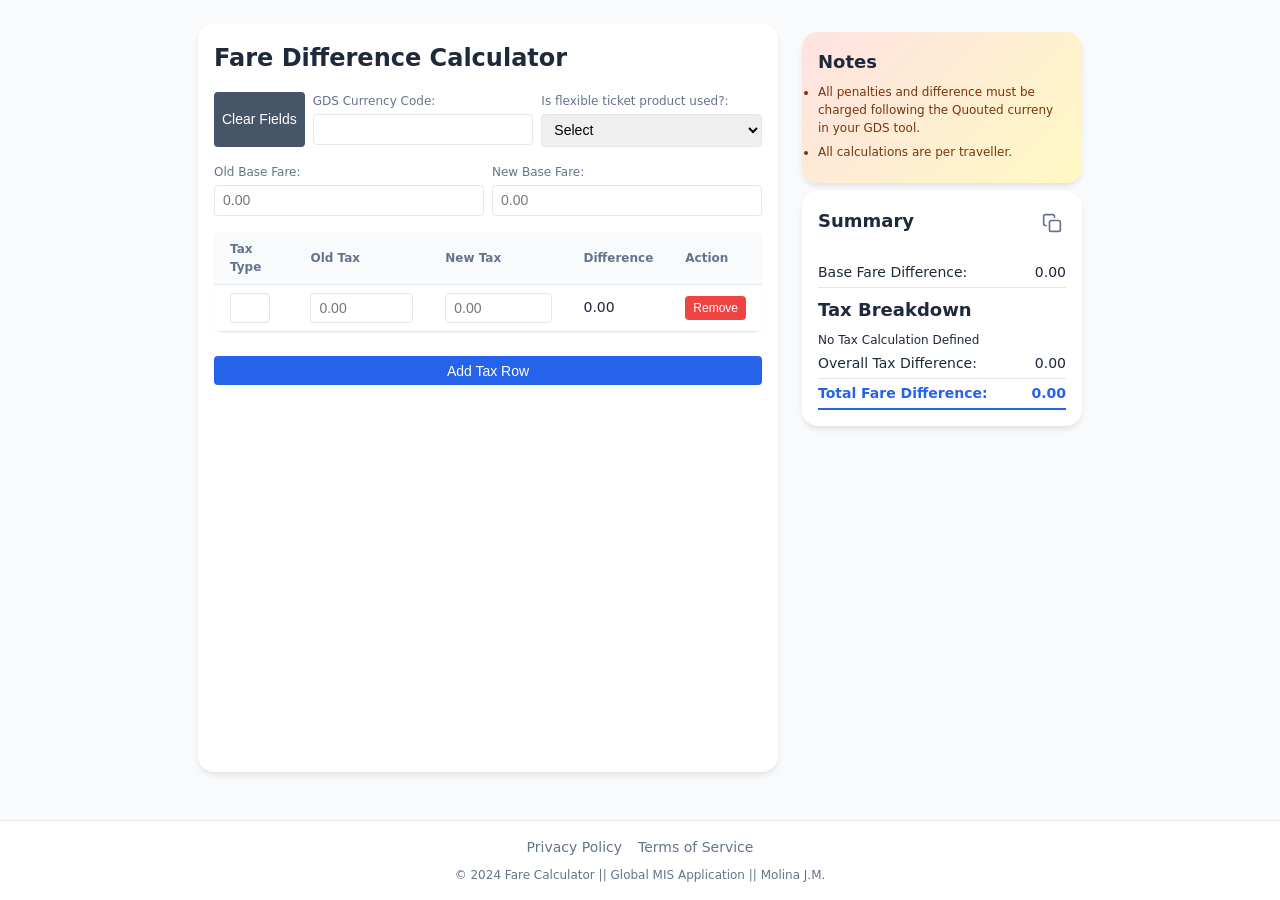
<file: index.html>
<!DOCTYPE html>
<html lang="en">
<head>
    <meta charset="UTF-8">
    <meta name="viewport" content="width=device-width, initial-scale=1.0">
    <meta name="google-adsense-account" content="ca-pub-6978764838614552">
    <title>Fare Difference Calculator</title>
    <link rel="stylesheet" href="styles.css">
    <script async src="https://pagead2.googlesyndication.com/pagead/js/adsbygoogle.js?client=ca-pub-6978764838614552"
     crossorigin="anonymous">
    </script>
</head>
<body>
    <div class="page-wrapper">
        <!-- Left Ad Space -->
        <div class="ad-space-left">
            <div>
                <!-- Mark's ads -->
                <script async src="https://pagead2.googlesyndication.com/pagead/js/adsbygoogle.js?client=ca-pub-6978764838614552"
                    crossorigin="anonymous">
                </script>
                <!-- Sidebar Skyscraper -->
                <ins class="adsbygoogle"
                    style="display:inline-block;width:160px;height:600px"
                    data-ad-client="ca-pub-6978764838614552"
                    data-ad-slot="1292927956">
                </ins>
                <script>
                    (adsbygoogle = window.adsbygoogle || []).push({});
                </script>
            </div>
        </div>
        
        <!-- Start Main Content -->
        <div class="container">
            <div class="main-content" role="main">
                <h1>Fare Difference Calculator</h1>
                
                <div class="controls">
                    <button class="clear-fields-button" id="clear-fields-button">Clear Fields</button>
                    <div class="input-group">
                        <label for="gdscurrency">GDS Currency Code:</label>
                        <input type="text" id="gdscurrency" placeholder="" maxlength="3" pattern="[A-Za-z]{1,3}" required>
                    </div>
                     <div class="input-group">
                        <label for="flexibilitySelect">Is flexible ticket product used?:</label>
                        <select id="flexibilitySelect">
                            <option value="Select">Select</option>
                            <option value="Yes">Yes</option>
                            <option value="No">No</option>
                        </select>
                    </div>
                </div>
                <div class="controls">
                   <div class="input-group" id="airlinePenaltyRow" style="display: none;">
                        <label for="airlinePenalty">Airline Penalty:</label>
                        <input type="number" id="airlinePenalty" placeholder="0.00" min="0" step="0.01">
                    </div>
                    <div class="input-group" id="serviceFeeRow" style="display: none;">
                        <label for="serviceFee">Service Fee:</label>
                        <input type="number" id="serviceFee" placeholder="0.00" min="0" step="0.01">
                    </div>
                    <div class="input-group" id="serviceFeeCurrencyRow" style="display: none;">
                        <label for="serviceFee">Service Fee Currency:</label>
                        <input type="text" id="serviceFeeCurrency" placeholder="" maxlength="3" pattern="[A-Za-z]{1,3}" required>
                    </div>
                     <div class="input-group">
                        <label for="baseOldFare">Old Base Fare:</label>
                        <input type="number" id="baseOldFare" placeholder="0.00" min="0" step="0.01">
                    </div>
                    <div class="input-group">
                        <label for="baseNewFare">New Base Fare:</label>
                        <input type="number" id="baseNewFare" placeholder="0.00" min="0" step="0.01">
                    </div>
                </div>
                <div class="table-container">
                    <table>
                        <thead>
                            <tr>
                                <th>Tax Type</th>
                                <th>Old Tax</th>
                                <th>New Tax</th>
                                <th>Difference</th>
                                <th>Action</th>
                            </tr>
                        </thead>
                        <tbody id="taxTableBody">
                            <tr id="taxRow1">
                                <td><input type="text" id="taxType1" maxlength="2" class="tax-type"></td>
                                <td><input type="number" id="oldFare1" placeholder="0.00" min="0" step="0.01"></td>
                                <td><input type="number" id="newFare1" placeholder="0.00" min="0" step="0.01"></td>
                                <td id="taxDiff1" class="currency">0.00</td>
                                <td><button class="remove-tax-button" onclick="removeTaxRow(1)">Remove</button></td>
                            </tr>
                        </tbody>
                    </table>
                </div>
                <button class="add-tax-button" id="addTaxButton" onclick="addTaxRow()">Add Tax Row</button>
                <div id="maxTaxAlert" class="alert" style="display: none;">
                    Maximum number of tax rows reached.
                </div>
            </div>
            <div class="side-panel">
                <div class="notes">
                    <h3>Notes</h3>
                    <ul>
                        <li>All penalties and difference must be charged following the Quouted curreny in your GDS tool.</li>
                        <li>All calculations are per traveller.</li>
                    </ul>
                </div>
                <div class="summary">
                    <div class="summary-header">
                        <h2>Summary</h2>
                        <button class="copy-button" id="copyButton" onclick="handleCopy()">
                            <svg xmlns="http://www.w3.org/2000/svg" width="20" height="20" viewBox="0 0 24 24" fill="none" stroke="currentColor" stroke-width="2" stroke-linecap="round" stroke-linejoin="round">
                                <rect x="9" y="9" width="13" height="13" rx="2" ry="2"></rect>
                                <path d="M5 15H4a2 2 0 0 1-2-2V4a2 2 0 0 1 2-2h9a2 2 0 0 1 2 2v1"></path>
                            </svg>
                        </button>
                    </div>
                    <div class="summary-item" style="display: none;">
                        <span>Base Fare Difference:</span>
                        <span class="currency" id="totalBaseFare">0.00</span>
                    </div>
                    <div class="summary-item">
                        <span>Base Fare Difference:</span>
                        <span class="currency" id="totalBaseFareshow">0.00</span>
                    </div>
                    <div class="summary-item" id="Penaltysummary" style="display: none;">
                        <span>Airline Penalty:</span>
                        <span class="currency" id="Penaltysummary">0.00</span>
                    </div>
                    <div class="tax-breakdown">
                        <h3>Tax Breakdown</h3>
                        <div class="tax-list"></div>
                    </div>
                    <div class="summary-item">
                        <span>Overall Tax Difference:</span>
                        <span class="currency" id="taxDifference">0.00</span>
                    </div>
                    <div class="summary-item total">
                        <span>Total Fare Difference:</span>
                        <span class="currency" id="totalFareDiff">0.00</span>
                    </div>
                    <div class="summary-item total" id="Servicefeesummary" style="display: none;">
                        <span>Service Fee:</span>
                        <span class="currency" id="Servicefeesummary">0.00</span>
                    </div>
                </div>
            </div>
        </div>
        
        <!-- Right Ad Space -->
        <div class="ad-space-right">
            <div>
                <!-- Mark's ads -->
                <script async src="https://pagead2.googlesyndication.com/pagead/js/adsbygoogle.js?client=ca-pub-6978764838614552"
                    crossorigin="anonymous">
                </script>
                <!-- Sidebar Skyscraper -->
                <ins class="adsbygoogle"
                    style="display:inline-block;width:160px;height:600px"
                    data-ad-client="ca-pub-6978764838614552"
                    data-ad-slot="1292927956">
                </ins>
                <script>
                    (adsbygoogle = window.adsbygoogle || []).push({});
                </script>
            </div>
        </div>
    </div>
    
    <footer>
        <div class="footer-links">
            <a href="privacy-policy.html">Privacy Policy</a>
            <a href="terms-and-condition.html">Terms of Service</a>
        </div>
        <div class="footer-copyright">
            © 2024 Fare Calculator || Global MIS Application || Molina J.M.
        </div>
    </footer>
    <script src="script.js"></script>
</body>
</html>
</file>
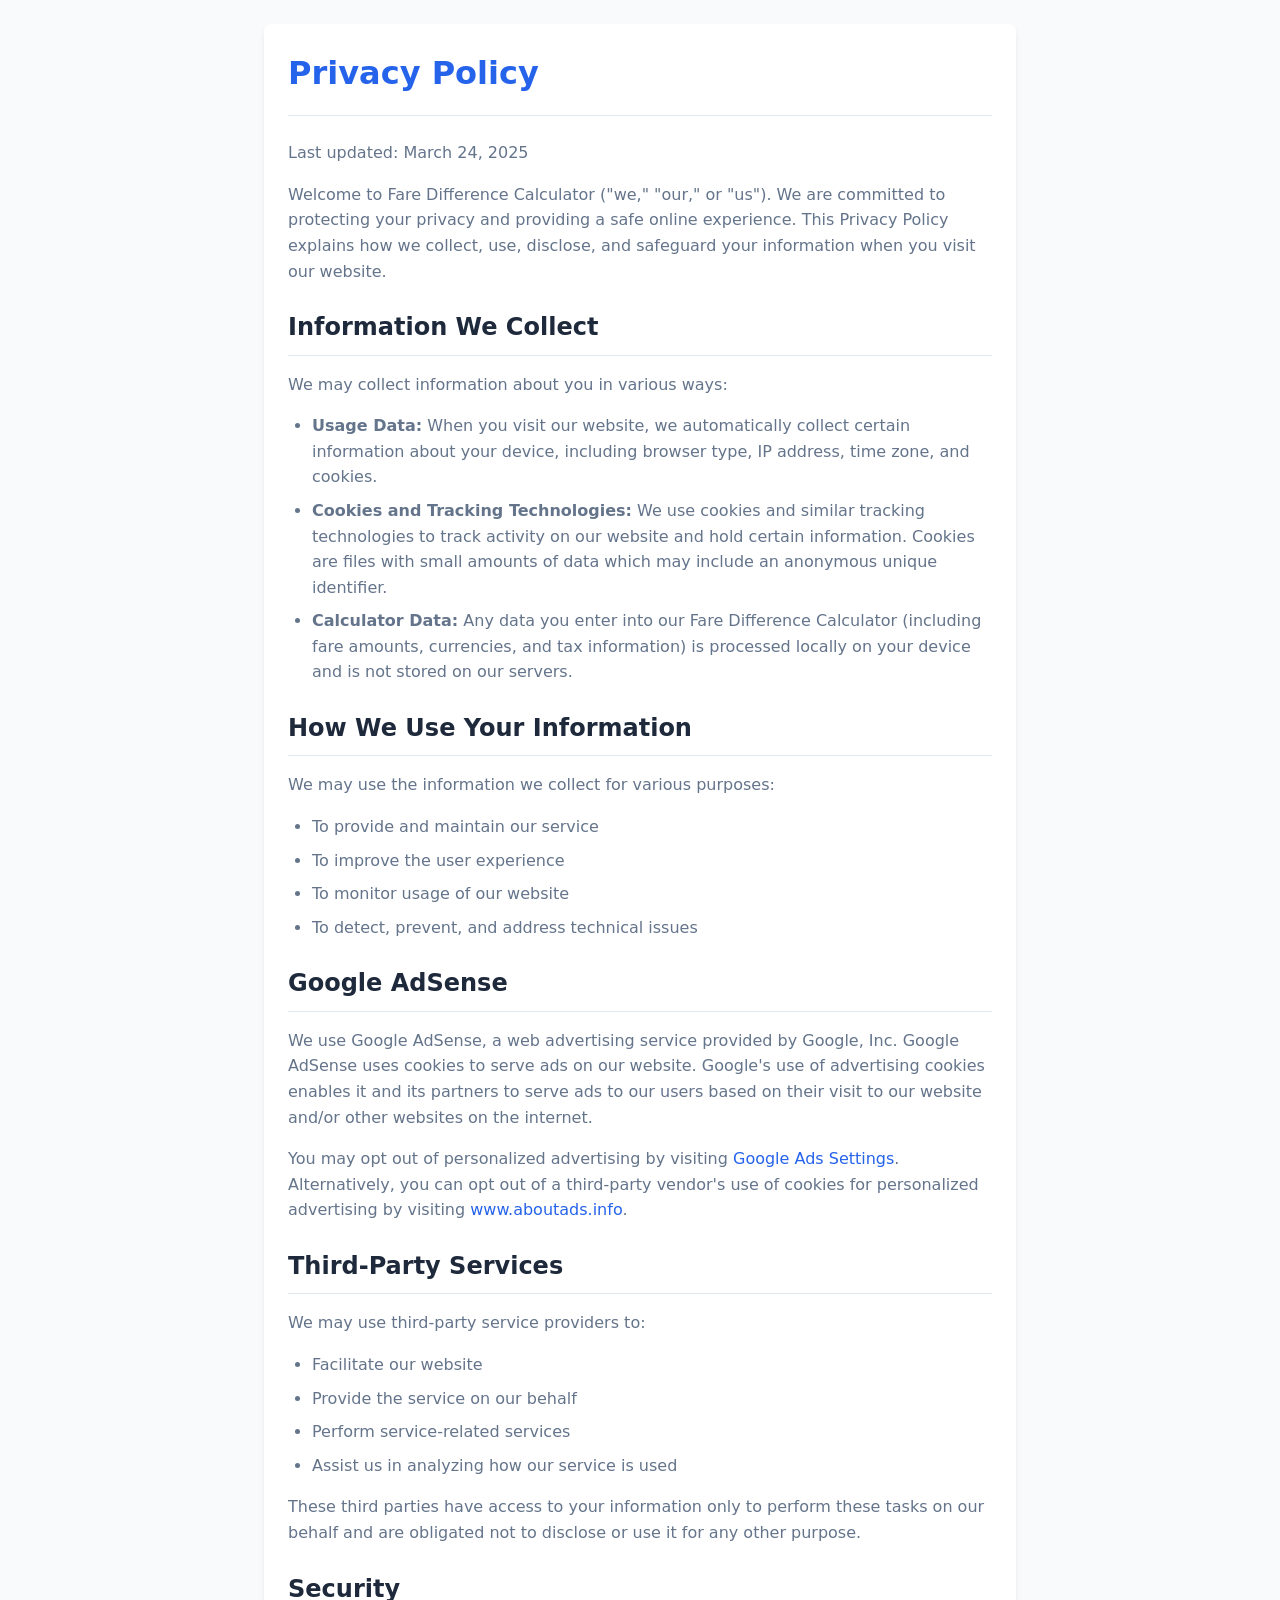
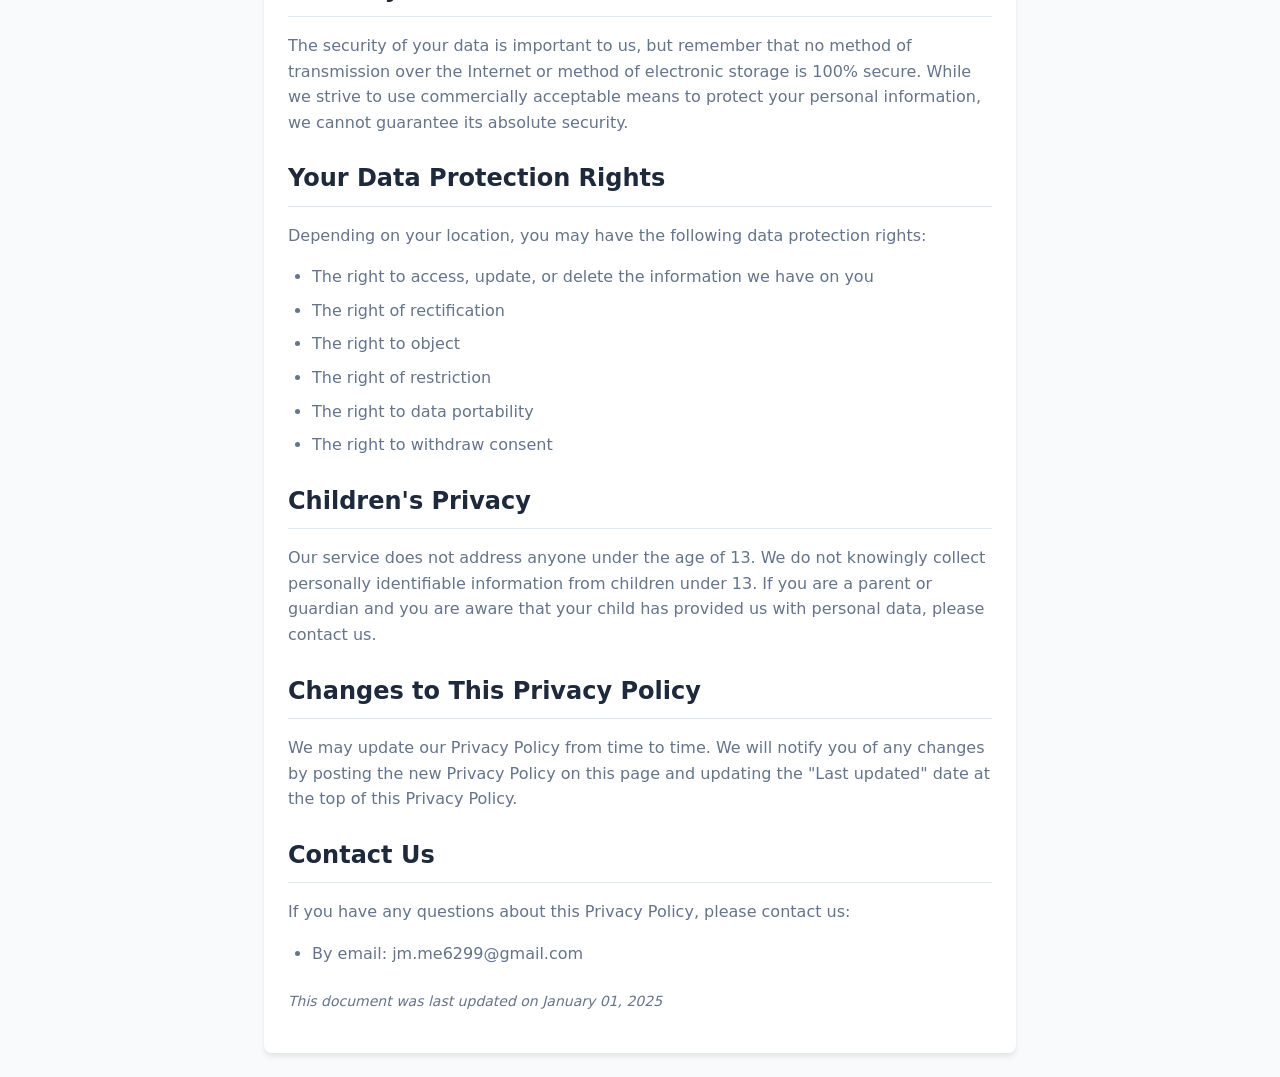
<file: privacy-policy.html>
<!DOCTYPE html>
<html lang="en">
<head>
    <meta charset="UTF-8">
    <meta name="viewport" content="width=device-width, initial-scale=1.0">
    <meta name="google-adsense-account" content="ca-pub-6978764838614552">
    <title>Privacy Policy - Fare Difference Calculator</title>
    <script async src="https://pagead2.googlesyndication.com/pagead/js/adsbygoogle.js?client=ca-pub-6978764838614552"
     crossorigin="anonymous">
    </script>
    <style>
        :root {
            --primary-color: #2563eb;
            --text-primary: #1e293b;
            --text-secondary: #64748b;
            --background-primary: #ffffff;
            --background-secondary: #f8fafc;
            --border-color: #e2e8f0;
            --spacing-md: 1rem;
            --spacing-lg: 1.5rem;
            --border-radius-md: 0.5rem;
        }
        
        * {
            margin: 0;
            padding: 0;
            box-sizing: border-box;
        }
        
        body {
            font-family: 'Inter', system-ui, -apple-system, sans-serif;
            color: var(--text-primary);
            line-height: 1.6;
            background-color: var(--background-secondary);
            max-width: 800px;
            margin: 0 auto;
            padding: var(--spacing-lg);
        }
        
        .container {
            background-color: var(--background-primary);
            padding: var(--spacing-lg);
            border-radius: var(--border-radius-md);
            box-shadow: 0 4px 6px -1px rgba(0, 0, 0, 0.1);
        }
        
        h1 {
            color: var(--primary-color);
            font-size: 2rem;
            margin-bottom: var(--spacing-lg);
            padding-bottom: var(--spacing-md);
            border-bottom: 1px solid var(--border-color);
        }
        
        h2 {
            color: var(--text-primary);
            font-size: 1.5rem;
            margin-top: var(--spacing-lg);
            margin-bottom: var(--spacing-md);
            padding-bottom: 0.5rem;
            border-bottom: 1px solid var(--border-color);
        }
        
        p, ul {
            margin-bottom: var(--spacing-md);
            color: var(--text-secondary);
        }
        
        ul {
            padding-left: var(--spacing-lg);
        }
        
        li {
            margin-bottom: 0.5rem;
        }
        
        .last-updated {
            font-style: italic;
            margin-top: var(--spacing-lg);
            font-size: 0.875rem;
            color: var(--text-secondary);
        }
        
        a {
            color: var(--primary-color);
            text-decoration: none;
        }
        
        a:hover {
            text-decoration: underline;
        }
    </style>
</head>
<body>
    <div class="container">
        <h1>Privacy Policy</h1>
        
        <p>Last updated: March 24, 2025</p>
        
        <p>Welcome to Fare Difference Calculator ("we," "our," or "us"). We are committed to protecting your privacy and providing a safe online experience. This Privacy Policy explains how we collect, use, disclose, and safeguard your information when you visit our website.</p>
        
        <h2>Information We Collect</h2>
        
        <p>We may collect information about you in various ways:</p>
        
        <ul>
            <li><strong>Usage Data:</strong> When you visit our website, we automatically collect certain information about your device, including browser type, IP address, time zone, and cookies.</li>
            <li><strong>Cookies and Tracking Technologies:</strong> We use cookies and similar tracking technologies to track activity on our website and hold certain information. Cookies are files with small amounts of data which may include an anonymous unique identifier.</li>
            <li><strong>Calculator Data:</strong> Any data you enter into our Fare Difference Calculator (including fare amounts, currencies, and tax information) is processed locally on your device and is not stored on our servers.</li>
        </ul>
        
        <h2>How We Use Your Information</h2>
        
        <p>We may use the information we collect for various purposes:</p>
        
        <ul>
            <li>To provide and maintain our service</li>
            <li>To improve the user experience</li>
            <li>To monitor usage of our website</li>
            <li>To detect, prevent, and address technical issues</li>
        </ul>
        
        <h2>Google AdSense</h2>
        
        <p>We use Google AdSense, a web advertising service provided by Google, Inc. Google AdSense uses cookies to serve ads on our website. Google's use of advertising cookies enables it and its partners to serve ads to our users based on their visit to our website and/or other websites on the internet.</p>
        
        <p>You may opt out of personalized advertising by visiting <a href="https://www.google.com/settings/ads" target="_blank">Google Ads Settings</a>. Alternatively, you can opt out of a third-party vendor's use of cookies for personalized advertising by visiting <a href="http://www.aboutads.info/choices/" target="_blank">www.aboutads.info</a>.</p>
        
        <h2>Third-Party Services</h2>
        
        <p>We may use third-party service providers to:</p>
        
        <ul>
            <li>Facilitate our website</li>
            <li>Provide the service on our behalf</li>
            <li>Perform service-related services</li>
            <li>Assist us in analyzing how our service is used</li>
        </ul>
        
        <p>These third parties have access to your information only to perform these tasks on our behalf and are obligated not to disclose or use it for any other purpose.</p>
        
        <h2>Security</h2>
        
        <p>The security of your data is important to us, but remember that no method of transmission over the Internet or method of electronic storage is 100% secure. While we strive to use commercially acceptable means to protect your personal information, we cannot guarantee its absolute security.</p>
        
        <h2>Your Data Protection Rights</h2>
        
        <p>Depending on your location, you may have the following data protection rights:</p>
        
        <ul>
            <li>The right to access, update, or delete the information we have on you</li>
            <li>The right of rectification</li>
            <li>The right to object</li>
            <li>The right of restriction</li>
            <li>The right to data portability</li>
            <li>The right to withdraw consent</li>
        </ul>
        
        <h2>Children's Privacy</h2>
        
        <p>Our service does not address anyone under the age of 13. We do not knowingly collect personally identifiable information from children under 13. If you are a parent or guardian and you are aware that your child has provided us with personal data, please contact us.</p>
        
        <h2>Changes to This Privacy Policy</h2>
        
        <p>We may update our Privacy Policy from time to time. We will notify you of any changes by posting the new Privacy Policy on this page and updating the "Last updated" date at the top of this Privacy Policy.</p>
        
        <h2>Contact Us</h2>
        
        <p>If you have any questions about this Privacy Policy, please contact us:</p>
        
        <ul>
            <li>By email: jm.me6299@gmail.com</li>
        </ul>
        
        <p class="last-updated">This document was last updated on January 01, 2025</p>
    </div>
</body>
</html>
</file>
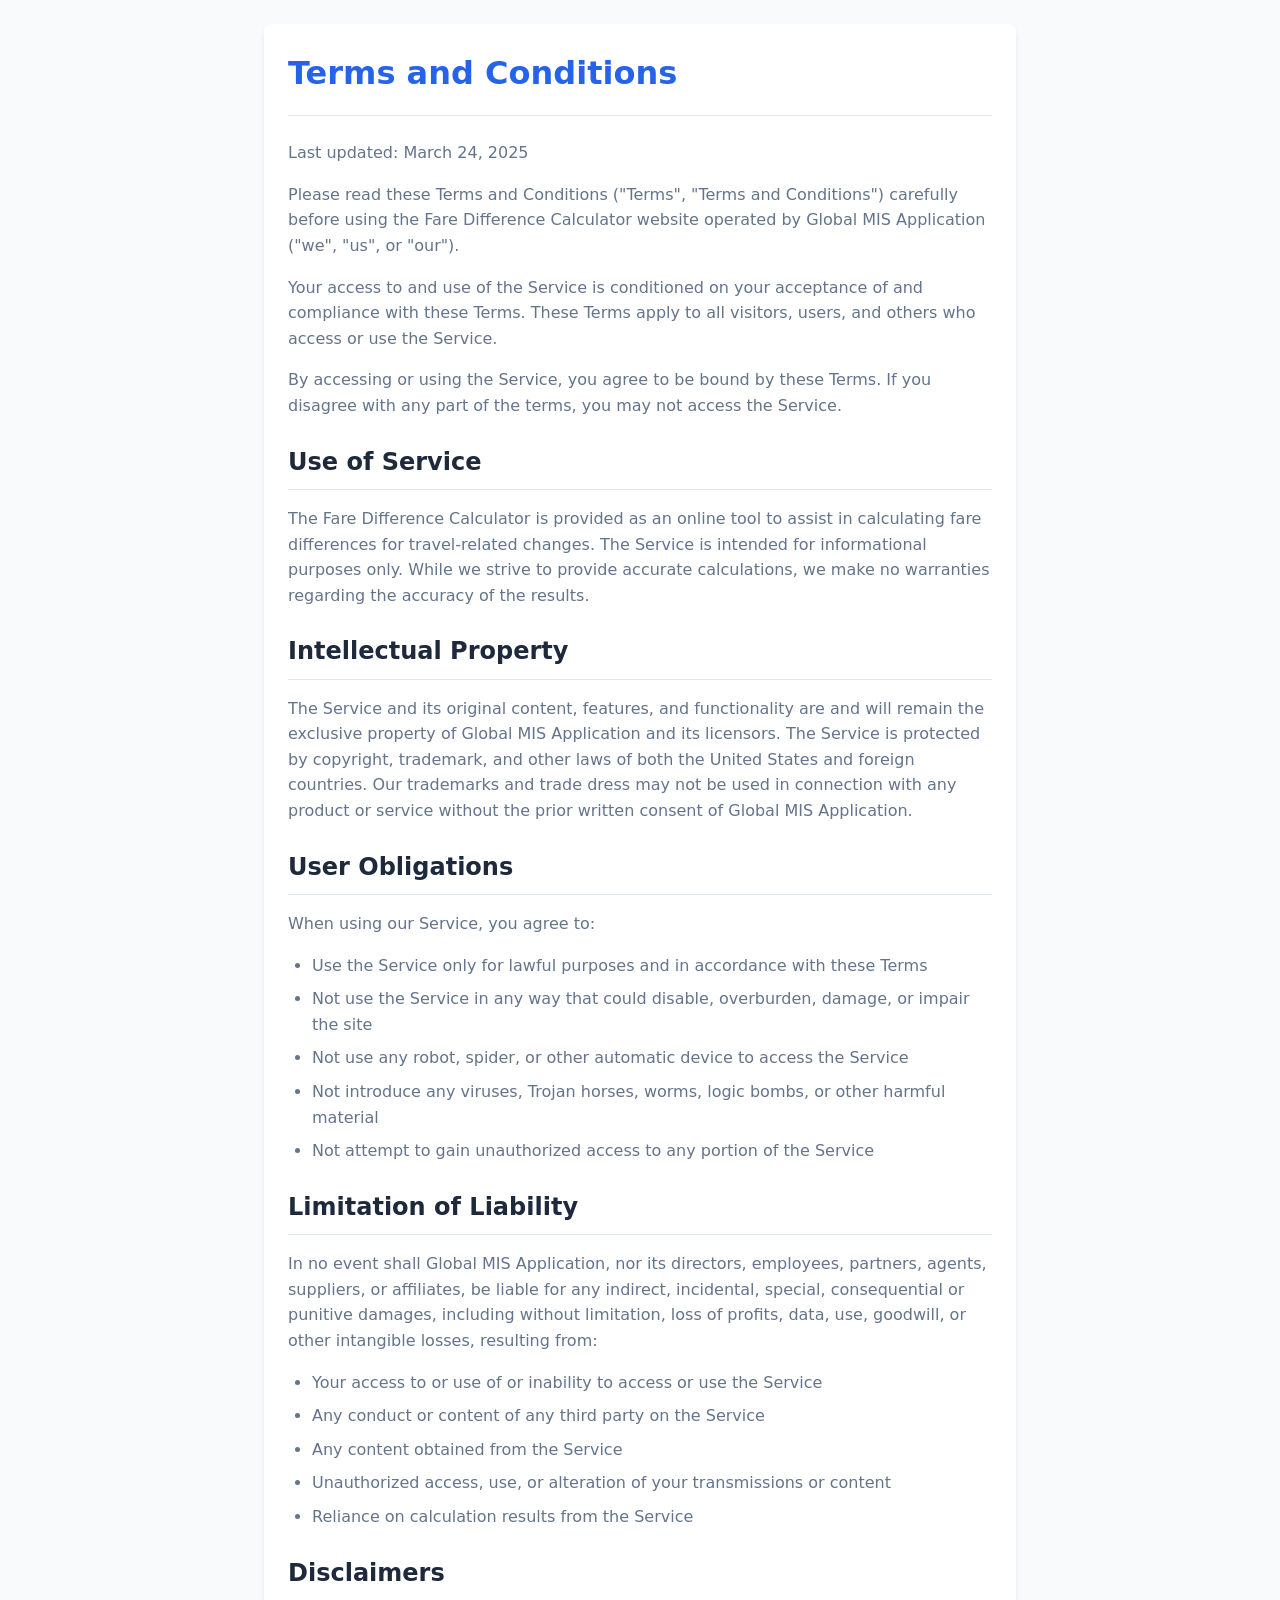
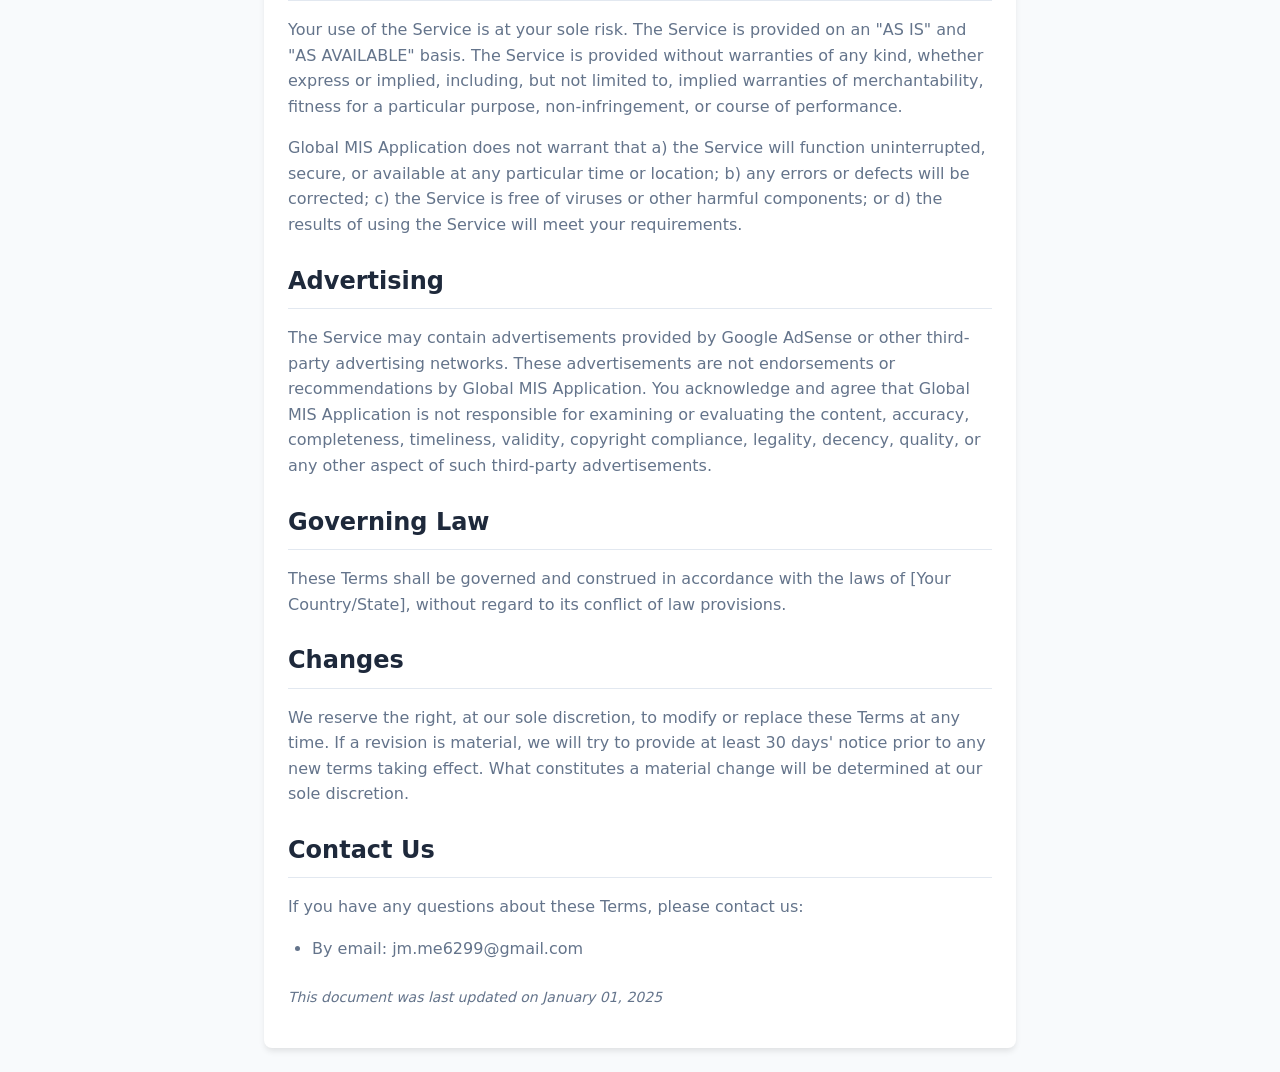
<file: terms-and-condition.html>
<!DOCTYPE html>
<html lang="en">
<head>
    <meta charset="UTF-8">
    <meta name="viewport" content="width=device-width, initial-scale=1.0">
    <meta name="google-adsense-account" content="ca-pub-6978764838614552">
    <title>Terms and Conditions - Fare Difference Calculator</title>
    <script async src="https://pagead2.googlesyndication.com/pagead/js/adsbygoogle.js?client=ca-pub-6978764838614552"
     crossorigin="anonymous">
    </script>
    <style>
        :root {
            --primary-color: #2563eb;
            --text-primary: #1e293b;
            --text-secondary: #64748b;
            --background-primary: #ffffff;
            --background-secondary: #f8fafc;
            --border-color: #e2e8f0;
            --spacing-md: 1rem;
            --spacing-lg: 1.5rem;
            --border-radius-md: 0.5rem;
        }
        
        * {
            margin: 0;
            padding: 0;
            box-sizing: border-box;
        }
        
        body {
            font-family: 'Inter', system-ui, -apple-system, sans-serif;
            color: var(--text-primary);
            line-height: 1.6;
            background-color: var(--background-secondary);
            max-width: 800px;
            margin: 0 auto;
            padding: var(--spacing-lg);
        }
        
        .container {
            background-color: var(--background-primary);
            padding: var(--spacing-lg);
            border-radius: var(--border-radius-md);
            box-shadow: 0 4px 6px -1px rgba(0, 0, 0, 0.1);
        }
        
        h1 {
            color: var(--primary-color);
            font-size: 2rem;
            margin-bottom: var(--spacing-lg);
            padding-bottom: var(--spacing-md);
            border-bottom: 1px solid var(--border-color);
        }
        
        h2 {
            color: var(--text-primary);
            font-size: 1.5rem;
            margin-top: var(--spacing-lg);
            margin-bottom: var(--spacing-md);
            padding-bottom: 0.5rem;
            border-bottom: 1px solid var(--border-color);
        }
        
        p, ul {
            margin-bottom: var(--spacing-md);
            color: var(--text-secondary);
        }
        
        ul {
            padding-left: var(--spacing-lg);
        }
        
        li {
            margin-bottom: 0.5rem;
        }
        
        .last-updated {
            font-style: italic;
            margin-top: var(--spacing-lg);
            font-size: 0.875rem;
            color: var(--text-secondary);
        }
        
        a {
            color: var(--primary-color);
            text-decoration: none;
        }
        
        a:hover {
            text-decoration: underline;
        }
    </style>
</head>
<body>
    <div class="container">
        <h1>Terms and Conditions</h1>
        
        <p>Last updated: March 24, 2025</p>
        
        <p>Please read these Terms and Conditions ("Terms", "Terms and Conditions") carefully before using the Fare Difference Calculator website operated by Global MIS Application ("we", "us", or "our").</p>
        
        <p>Your access to and use of the Service is conditioned on your acceptance of and compliance with these Terms. These Terms apply to all visitors, users, and others who access or use the Service.</p>
        
        <p>By accessing or using the Service, you agree to be bound by these Terms. If you disagree with any part of the terms, you may not access the Service.</p>
        
        <h2>Use of Service</h2>
        
        <p>The Fare Difference Calculator is provided as an online tool to assist in calculating fare differences for travel-related changes. The Service is intended for informational purposes only. While we strive to provide accurate calculations, we make no warranties regarding the accuracy of the results.</p>
        
        <h2>Intellectual Property</h2>
        
        <p>The Service and its original content, features, and functionality are and will remain the exclusive property of Global MIS Application and its licensors. The Service is protected by copyright, trademark, and other laws of both the United States and foreign countries. Our trademarks and trade dress may not be used in connection with any product or service without the prior written consent of Global MIS Application.</p>
        
        <h2>User Obligations</h2>
        
        <p>When using our Service, you agree to:</p>
        
        <ul>
            <li>Use the Service only for lawful purposes and in accordance with these Terms</li>
            <li>Not use the Service in any way that could disable, overburden, damage, or impair the site</li>
            <li>Not use any robot, spider, or other automatic device to access the Service</li>
            <li>Not introduce any viruses, Trojan horses, worms, logic bombs, or other harmful material</li>
            <li>Not attempt to gain unauthorized access to any portion of the Service</li>
        </ul>
        
        <h2>Limitation of Liability</h2>
        
        <p>In no event shall Global MIS Application, nor its directors, employees, partners, agents, suppliers, or affiliates, be liable for any indirect, incidental, special, consequential or punitive damages, including without limitation, loss of profits, data, use, goodwill, or other intangible losses, resulting from:</p>
        
        <ul>
            <li>Your access to or use of or inability to access or use the Service</li>
            <li>Any conduct or content of any third party on the Service</li>
            <li>Any content obtained from the Service</li>
            <li>Unauthorized access, use, or alteration of your transmissions or content</li>
            <li>Reliance on calculation results from the Service</li>
        </ul>
        
        <h2>Disclaimers</h2>
        
        <p>Your use of the Service is at your sole risk. The Service is provided on an "AS IS" and "AS AVAILABLE" basis. The Service is provided without warranties of any kind, whether express or implied, including, but not limited to, implied warranties of merchantability, fitness for a particular purpose, non-infringement, or course of performance.</p>
        
        <p>Global MIS Application does not warrant that a) the Service will function uninterrupted, secure, or available at any particular time or location; b) any errors or defects will be corrected; c) the Service is free of viruses or other harmful components; or d) the results of using the Service will meet your requirements.</p>
        
        <h2>Advertising</h2>
        
        <p>The Service may contain advertisements provided by Google AdSense or other third-party advertising networks. These advertisements are not endorsements or recommendations by Global MIS Application. You acknowledge and agree that Global MIS Application is not responsible for examining or evaluating the content, accuracy, completeness, timeliness, validity, copyright compliance, legality, decency, quality, or any other aspect of such third-party advertisements.</p>
        
        <h2>Governing Law</h2>
        
        <p>These Terms shall be governed and construed in accordance with the laws of [Your Country/State], without regard to its conflict of law provisions.</p>
        
        <h2>Changes</h2>
        
        <p>We reserve the right, at our sole discretion, to modify or replace these Terms at any time. If a revision is material, we will try to provide at least 30 days' notice prior to any new terms taking effect. What constitutes a material change will be determined at our sole discretion.</p>
        
        <h2>Contact Us</h2>
        
        <p>If you have any questions about these Terms, please contact us:</p>
        
        <ul>
            <li>By email: jm.me6299@gmail.com</li>
        </ul>
        
        <p class="last-updated">This document was last updated on January 01, 2025</p>
    </div>
</body>
</html>
</file>
<file: styles.css>
/* CSS Custom Properties for Theme */
:root {
    /* Color Scheme */
    --primary-color: #2563eb;
    --primary-dark: #1d4ed8;
    --primary-light: #60a5fa;
    --secondary-color: #475569;
    --accent-color: #8b5cf6;
    
    /* Neutral Colors */
    --background-primary: #ffffff;
    --background-secondary: #f8fafc;
    --text-primary: #1e293b;
    --text-secondary: #64748b;
    --border-color: #e2e8f0;
    
    /* Status Colors */
    --success-color: #22c55e;
    --warning-color: #eab308;
    --error-color: #ef4444;
    
    /* Spacing */
    --spacing-xs: 0.25rem;
    --spacing-sm: 0.5rem;
    --spacing-md: 1rem;
    --spacing-lg: 1.5rem;
    --spacing-xl: 2rem;
    
    /* Border Radius */
    --border-radius-sm: 0.25rem;
    --border-radius-md: 0.5rem;
    --border-radius-lg: 1rem;
    
    /* Shadows */
    --shadow-sm: 0 1px 2px rgba(0, 0, 0, 0.05);
    --shadow-md: 0 4px 6px -1px rgba(0, 0, 0, 0.1);
    --shadow-lg: 0 10px 15px -3px rgba(0, 0, 0, 0.1);
    
    /* Transitions */
    --transition-fast: 150ms ease;
    --transition-normal: 250ms ease;
    --transition-slow: 350ms ease;
}

/* Reset and Base Styles */
* {
    margin: 0;
    padding: 0;
    box-sizing: border-box;
}

body {
    font-family: 'Inter', system-ui, -apple-system, sans-serif;
    background-color: var(--background-secondary);
    color: var(--text-primary);
    line-height: 1.5;
    -webkit-font-smoothing: antialiased;
    display: flex;
    flex-direction: column;
    min-height: 100vh;
}

/* Page Layout with Ad Space */
.page-wrapper {
    display: flex;
    justify-content: center;
    width: 100%;
    flex: 1;
}

/* Ad Space Containers */
.ad-space-left, .ad-space-right {
    width: 160px; /* Standard ad size width */
    min-height: 600px; /* Tall skyscraper */
    background-color: rgba(229, 231, 235, 0.2); /* Light gray background to indicate ad space */
    margin-top: var(--spacing-xl);
    border: 1px dashed #cbd5e1;
    display: flex;
    align-items: center;
    justify-content: center;
    color: var(--text-secondary);
    font-size: 0.75rem;
}

/* Hide ad spaces on smaller screens */
@media (max-width: 1280px) {
    .ad-space-left, .ad-space-right {
        display: none;
    }
}

/* Layout */
.container {
    max-width: 900px; /* Reduced from 1200px */
    width: 100%;
    margin: 0 auto;
    padding: var(--spacing-lg) var(--spacing-sm);
    display: flex;
    flex-direction: column;
}

@media (min-width: 768px) {
    .container {
        flex-direction: row;
        gap: var(--spacing-lg); /* Reduced from xl */
    }
}

.main-content {
    background-color: var(--background-primary);
    padding: var(--spacing-md); /* Reduced from xl */
    border-radius: var(--border-radius-lg);
    box-shadow: var(--shadow-md);
    flex: 1;
}

.side-panel {
    width: 100%;
}

@media (min-width: 768px) {
    .side-panel {
        width: 280px; /* Reduced from 350px */
        position: sticky;
        top: var(--spacing-xl);
        height: fit-content;
    }
}

/* Typography */
h1 {
    color: var(--text-primary);
    font-size: 1.5rem; /* Reduced from 1.875rem */
    font-weight: 700;
    margin-bottom: var(--spacing-md); /* Reduced from lg */
}

h2, h3 {
    color: var(--text-primary);
    font-weight: 600;
    margin-bottom: var(--spacing-sm); /* Reduced from md */
    font-size: 1.125rem; /* Added smaller font size */
}

/* Controls Section */
.controls {
    display: flex;
    flex-wrap: wrap;
    gap: var(--spacing-sm); /* Reduced from md */
    margin-bottom: var(--spacing-md); /* Reduced from xl */
}

.input-group {
    flex: 1;
    min-width: 150px; /* Reduced from 200px */
}

/* Form Elements */
label {
    display: block;
    font-size: 0.75rem; /* Reduced from 0.875rem */
    font-weight: 500;
    color: var(--text-secondary);
    margin-bottom: var(--spacing-xs);
}

input, select {
    width: 100%;
    padding: calc(var(--spacing-sm) * 0.8) var(--spacing-sm); /* Reduced padding */
    border: 1px solid var(--border-color);
    border-radius: var(--border-radius-sm);
    font-size: 0.875rem; /* Reduced from 1rem */
    transition: border-color var(--transition-fast);
}

input:focus, select:focus {
    outline: none;
    border-color: var(--primary-color);
    box-shadow: 0 0 0 3px rgba(37, 99, 235, 0.1);
}

/* Buttons */
button {
    padding: calc(var(--spacing-sm) * 0.8) var(--spacing-sm); /* Reduced padding */
    border-radius: var(--border-radius-sm);
    font-weight: 500;
    font-size: 0.875rem; /* Added smaller font size */
    cursor: pointer;
    transition: all var(--transition-fast);
    border: none;
}

.clear-fields-button {
    background-color: var(--secondary-color);
    color: white;
}

.clear-fields-button:hover {
    background-color: var(--text-primary);
    transform: translateY(-1px);
}

.add-tax-button {
    background-color: var(--primary-color);
    color: white;
    width: 100%;
    margin-top: var(--spacing-sm); /* Reduced from md */
}

.add-tax-button:hover {
    background-color: var(--primary-dark);
    transform: translateY(-1px);
}

.remove-tax-button {
    background-color: var(--error-color);
    color: white;
    font-size: 0.75rem; /* Reduced from 0.875rem */
    padding: calc(var(--spacing-xs) * 1.2) var(--spacing-sm); /* Made even smaller */
}

.remove-tax-button:hover {
    opacity: 0.9;
    transform: translateY(-1px);
}

/* Table Styles */
.table-container {
    overflow-x: auto;
    margin: var(--spacing-md) 0; /* Reduced from lg */
    border-radius: var(--border-radius-md);
    box-shadow: var(--shadow-sm);
}

table {
    width: 100%;
    border-collapse: collapse;
    font-size: 0.875rem; /* Added smaller font size */
}

th, td {
    padding: var(--spacing-sm) var(--spacing-md); /* Reduced padding */
    text-align: left;
    border-bottom: 1px solid var(--border-color);
}

th {
    background-color: var(--background-secondary);
    font-weight: 600;
    color: var(--text-secondary);
    font-size: 0.75rem; /* Made even smaller */
}

/* Tax input field styling */
.tax-type {
    width: 2.5rem; /* Make tax type inputs narrower */
    text-align: center;
}

/* Summary Panel */
.summary {
    background-color: var(--background-primary);
    padding: var(--spacing-md); /* Reduced from lg */
    border-radius: var(--border-radius-lg);
    box-shadow: var(--shadow-md);
}

/* Notes Panel */
.notes {
    background: linear-gradient(135deg, #fee2e2, #fef9c3); /* Fixed the linear-gradient syntax */
    padding: var(--spacing-md); /* Reduced from lg */
    border-radius: var(--border-radius-lg);
    box-shadow: var(--shadow-md);
    margin-bottom: 8px;
    font-size: 0.875rem; /* Added smaller font size */
}

.notes li {
    margin-bottom: 6px; /* Reduced from 8px */
    color: #78350f;
    font-size: 0.75rem; /* Reduced from 12px */
}

.summary-header {
    display: flex;
    justify-content: space-between;
    align-items: center;
    margin-bottom: var(--spacing-md); /* Reduced from lg */
}

.summary-item {
    display: flex;
    justify-content: space-between;
    padding: var(--spacing-xs) 0; /* Reduced from sm */
    border-bottom: 1px solid var(--border-color);
    font-size: 0.875rem; /* Added smaller font size */
}

.summary-item.total {
    font-weight: 700;
    color: var(--primary-color);
    border-bottom: 2px solid var(--primary-color);
}

/* Tax Breakdown */
.tax-breakdown {
    font-size: 0.75rem; /* Added smaller font size */
    margin-top: var(--spacing-sm);
}

.tax-list div {
    padding: var(--spacing-xs) 0;
}

/* Copy Button */
.copy-button {
    background: none;
    padding: var(--spacing-xs);
    color: var(--text-secondary);
}

.copy-button:hover {
    color: var(--primary-color);
    transform: scale(1.1);
}

.copy-button.success {
    color: var(--success-color);
    animation: pulse 0.5s ease-in-out;
}

.copy-button.error {
    color: var(--error-color);
    animation: shake 0.5s ease-in-out;
}

/* Tooltip */
.tooltip {
    position: absolute;
    background-color: var(--text-primary);
    color: white;
    padding: var(--spacing-sm) var(--spacing-md);
    border-radius: var(--border-radius-sm);
    font-size: 0.75rem; /* Reduced from 0.875rem */
    pointer-events: none;
    animation: fadeIn 0.2s ease-in-out;
    z-index: 1000;
}

/* Alert */
.alert {
    background-color: var(--error-color);
    color: white;
    padding: var(--spacing-sm); /* Reduced from md */
    border-radius: var(--border-radius-sm);
    margin-top: var(--spacing-sm); /* Reduced from md */
    animation: slideIn 0.3s ease-in-out;
    font-size: 0.875rem; /* Added smaller font size */
}

/* Footer */
footer {
    margin-top: var(--spacing-lg); /* Reduced from xl */
    padding: var(--spacing-md) var(--spacing-sm); /* Reduced from xl md */
    background-color: var(--background-primary);
    border-top: 1px solid var(--border-color);
}

.footer-links {
    display: flex;
    justify-content: center;
    gap: var(--spacing-md); /* Reduced from lg */
    margin-bottom: var(--spacing-sm); /* Reduced from md */
}

.footer-links a {
    color: var(--text-secondary);
    text-decoration: none;
    transition: color var(--transition-fast);
    font-size: 0.875rem; /* Added smaller font size */
}

.footer-links a:hover {
    color: var(--primary-color);
}

.footer-copyright {
    text-align: center;
    color: var(--text-secondary);
    font-size: 0.75rem; /* Reduced from 0.875rem */
}

/* Animations */
@keyframes pulse {
    0% { transform: scale(1); }
    50% { transform: scale(1.2); }
    100% { transform: scale(1); }
}

@keyframes shake {
    0%, 100% { transform: translateX(0); }
    25% { transform: translateX(-5px); }
    75% { transform: translateX(5px); }
}

@keyframes fadeIn {
    from { opacity: 0; transform: translateY(-10px); }
    to { opacity: 1; transform: translateY(0); }
}

@keyframes slideIn {
    from { transform: translateY(-20px); opacity: 0; }
    to { transform: translateY(0); opacity: 1; }
}

/* Responsive Design */
@media (max-width: 768px) {
    .container {
        padding: var(--spacing-sm);
        flex-direction: column;
    }
    
    .side-panel {
        position: static;
        width: 100%;
    }
    
    .controls {
        flex-direction: column;
    }
    
    .input-group {
        width: 100%;
    }
}

@media (max-width: 480px) {
    h1 {
        font-size: 1.25rem;
    }
    
    .main-content, .summary, .notes {
        padding: var(--spacing-sm);
    }
}
</file>
